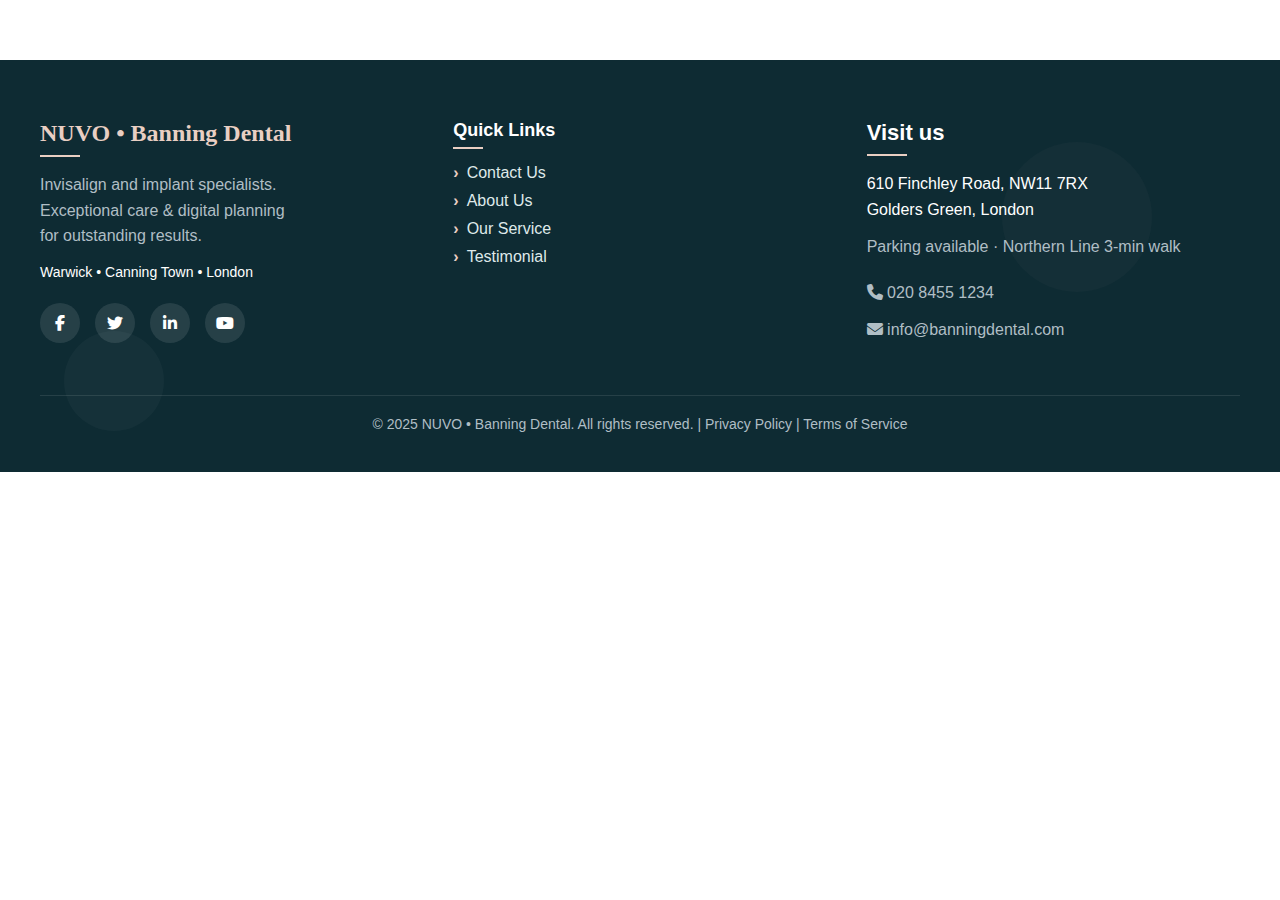
<file: comman/footer.html>
<!DOCTYPE html>
<html lang="en">
<head>
    <meta charset="UTF-8">
    <meta name="viewport" content="width=device-width, initial-scale=1.0">
    <title>Dental Footer</title>
    <link rel="stylesheet" href="https://cdnjs.cloudflare.com/ajax/libs/font-awesome/6.4.0/css/all.min.css">
    <link rel="stylesheet" href="/assets/css/footer.css">
</head>
<body>
    <footer>
        <div class="footer-decoration decoration-1"></div>
        <div class="footer-decoration decoration-2"></div>

        <div class="footer-inner">
            <div class="footer-col">
                <h4>NUVO • Banning Dental</h4>
                <p class="muted" style="max-width:28ch">Invisalign and implant specialists. Exceptional care & digital planning for outstanding results.</p>
                <p style="margin-top:12px;font-size:14px">Warwick • Canning Town • London</p>
                
                <div class="social-links">
                    <a href="#"><i class="fab fa-facebook-f"></i></a>
                    <a href="#"><i class="fab fa-twitter"></i></a>
                    <a href="#"><i class="fab fa-linkedin-in"></i></a>
                    <a href="#"><i class="fab fa-youtube"></i></a>
                </div>
            </div>

            <div class="footer-col">
                <h5>Quick Links</h5>
                <ul>
                    <li><a href="#" class="footer-link" data-target="contact">Contact Us</a></li>
                    <li><a href="#" class="footer-link" data-target="about">About Us</a></li>
                    <li><a href="#" class="footer-link" data-target="services">Our Service</a></li>
                    <li><a href="#" class="footer-link" data-target="testimonials">Testimonial</a></li>
                    <!-- <li><a href="#" class="footer-link" data-target="visit">Visit Us</a></li> -->
                </ul>
            </div>

            <div class="footer-col">
                <h2 id="visit">Visit us</h2>
                <p>610 Finchley Road, NW11 7RX<br>Golders Green, London</p>
                <p class="muted">Parking available · Northern Line 3‑min walk</p>
               
                <div style="margin-top: 20px;">
                    <p class="muted"><i class="fas fa-phone"></i> 020 8455 1234</p>
                    <p class="muted"><i class="fas fa-envelope"></i> info@banningdental.com</p>
                </div>
            </div>
        </div>

        <div class="footer-bottom">
            <p>&copy; 2025 NUVO • Banning Dental. All rights reserved. | Privacy Policy | Terms of Service</p>
        </div>
    </footer>

    <script>
        document.addEventListener('DOMContentLoaded', function() {
            // Footer link click handlers
            const footerLinks = document.querySelectorAll('.footer-link');
            footerLinks.forEach(link => {
                link.addEventListener('click', function(e) {
                    e.preventDefault();
                    const target = this.getAttribute('data-target');
                    
                    // Dispatch custom event for smooth scrolling
                    const event = new CustomEvent('footerLinkClick', { 
                        detail: { target: target } 
                    });
                    document.dispatchEvent(event);
                });
            });

            const instaContainer = document.querySelector('.insta-container');
            if (instaContainer) {
                instaContainer.addEventListener('click', function() {
                    alert('Follow us on Instagram!');
                });
            }
            
            const buttons = document.querySelectorAll('.btn');
            buttons.forEach(button => {
                button.addEventListener('mouseenter', function() {
                    this.style.transform = 'translateY(-3px)';
                });
                button.addEventListener('mouseleave', function() {
                    this.style.transform = 'translateY(0)';
                });
            });
        });
    </script>
</body>
</html>
</file>
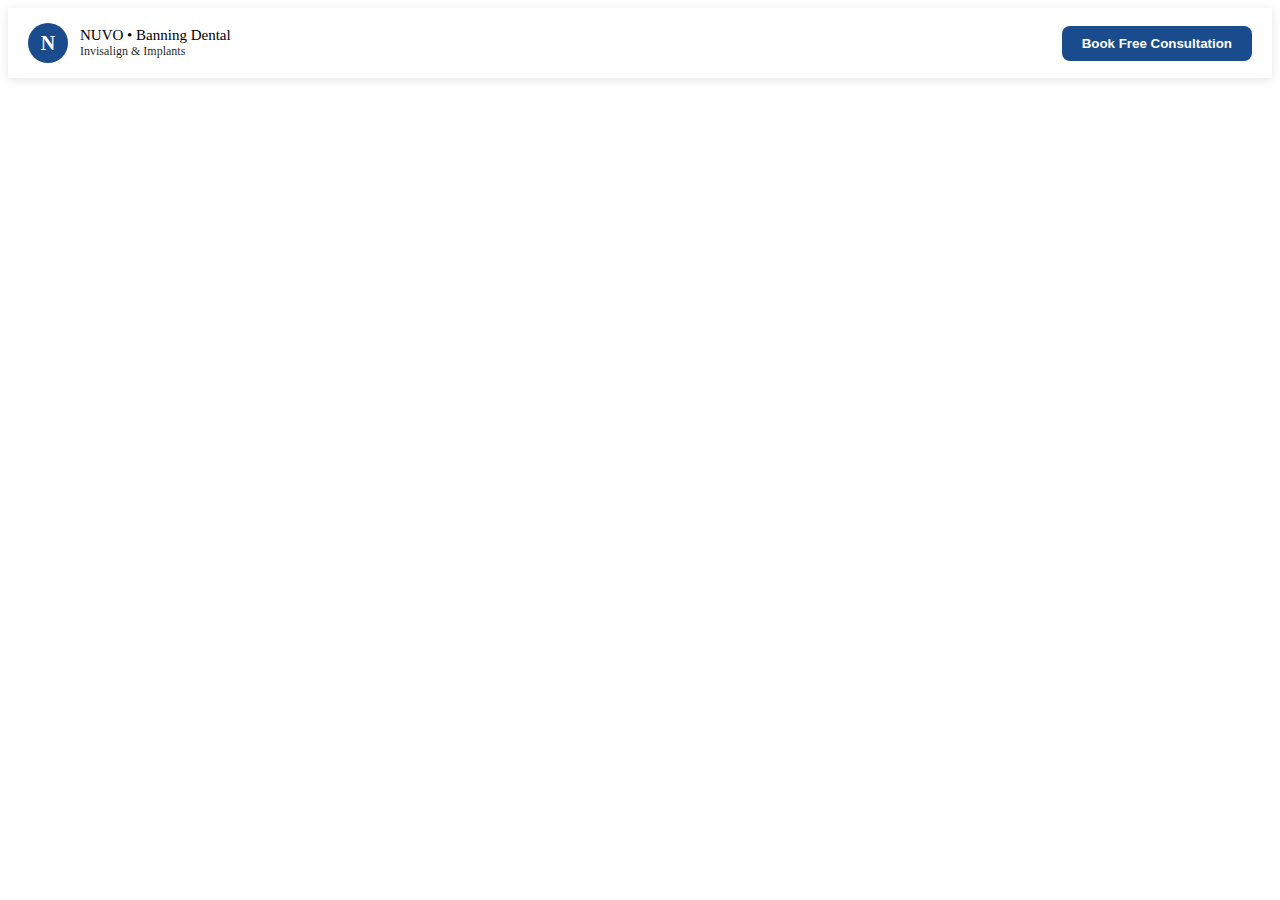
<file: comman/navbar.html>
<!DOCTYPE html>
<html lang="en">
<head>
    <meta charset="UTF-8">
    <meta name="viewport" content="width=device-width, initial-scale=1.0">
    <title>Navbar</title>
    <style>
        :root {
            --primary: #1a4b8c;
            --primary-light: #e8f0fe;
            --text: #333;
            --transition: all 0.3s ease;
            --radius: 8px;
        }

        /* Topbar Styles */
        .topbar {
            display: flex;
            justify-content: space-between;
            align-items: center;
            padding: 15px 20px;
            background: white;
            box-shadow: 0 2px 10px rgba(0,0,0,0.1);
            position: relative;
        }

        .brand {
            display: flex;
            align-items: center;
            gap: 12px;
        }

        .logo {
            width: 40px;
            height: 40px;
            background: var(--primary);
            color: white;
            border-radius: 50%;
            display: flex;
            align-items: center;
            justify-content: center;
            font-weight: bold;
            font-size: 20px;
        }

        .top-actions {
            display: flex;
            gap: 12px;
        }

        .btn {
            background: var(--primary);
            color: white;
            border: none;
            padding: 10px 20px;
            border-radius: var(--radius);
            cursor: pointer;
            font-weight: 600;
            transition: var(--transition);
        }

        .btn:hover {
            background: #0d3a73;
            transform: translateY(-2px);
        }

        .btn-outline {
            background: transparent;
            color: var(--primary);
            border: 2px solid var(--primary);
            padding: 8px 18px;
            border-radius: var(--radius);
            cursor: pointer;
            font-weight: 600;
            transition: var(--transition);
            width: 160px;
        }

        .btn-outline:hover {
            background: var(--primary);
            color: white;
        }

        /* Mobile Menu Button */
        .mobile-menu-btn {
            display: none;
            flex-direction: column;
            gap: 4px;
            background: none;
            border: none;
            cursor: pointer;
            padding: 8px;
            width: 40px;
            height: 40px;
            justify-content: center;
            align-items: center;
        }

        .mobile-menu-btn span {
            width: 25px;
            height: 3px;
            background: var(--primary);
            transition: var(--transition);
            border-radius: 2px;
        }

        .mobile-menu-btn.active span:nth-child(1) {
            transform: rotate(45deg) translate(6px, 6px);
        }

        .mobile-menu-btn.active span:nth-child(2) {
            opacity: 0;
        }

        .mobile-menu-btn.active span:nth-child(3) {
            transform: rotate(-45deg) translate(6px, -6px);
        }

        /* Mobile Drawer */
        .mobile-drawer {
            position: fixed;
            top: 0;
            right: -100%;
            width: 100%;
            height: 100%;
            background: rgba(0, 0, 0, 0.5);
            z-index: 1000;
            transition: all 0.3s ease;
            opacity: 0;
            visibility: hidden;
        }

        .mobile-drawer.open {
            right: 0;
            opacity: 1;
            visibility: visible;
        }

        .drawer-content {
            position: absolute;
            top: 0;
            right: 0;
            width: 300px;
            height: 100%;
            background: white;
            box-shadow: -5px 0 15px rgba(0, 0, 0, 0.1);
            display: flex;
            flex-direction: column;
            transform: translateX(100%);
            transition: transform 0.3s ease;
        }

        .mobile-drawer.open .drawer-content {
            transform: translateX(0);
        }

        .drawer-header {
            display: flex;
            justify-content: space-between;
            align-items: center;
            padding: 20px;
            border-bottom: 1px solid #eee;
            background: var(--primary-light);
        }

        .drawer-header h3 {
            margin: 0;
            color: var(--primary);
            font-size: 1.25rem;
        }

        .close-btn {
            background: none;
            border: none;
            font-size: 30px;
            cursor: pointer;
            color: var(--text);
            padding: 0;
            width: 40px;
            height: 40px;
            display: flex;
            align-items: center;
            justify-content: center;
            transition: var(--transition);
        }

        .close-btn:hover {
            color: var(--primary);
            transform: scale(1.1);
        }

        .drawer-body {
            flex: 1;
            padding: 20px;
            display: flex;
            flex-direction: column;
            gap: 30px;
            overflow-y: auto;
        }

        .mobile-actions {
            display: flex;
            flex-direction: column;
            gap: 12px;
        }

        .mobile-actions .btn,
        .mobile-actions .btn-outline {
            width: 100%;
            text-align: center;
            padding: 12px;
        }

        .mobile-address {
            padding: 20px;
            background: var(--primary-light);
            border-radius: var(--radius);
        }

        .mobile-address h4 {
            margin: 0 0 15px;
            color: var(--primary);
            font-size: 1.1rem;
        }

        .mobile-address p {
            margin: 8px 0;
            line-height: 1.5;
            font-size: 0.9rem;
        }

        /* Responsive Design */
        @media (max-width: 768px) {
            .desktop-only {
                display: none !important;
            }
            
            .mobile-menu-btn {
                display: flex;
            }
        }

        @media (min-width: 769px) {
            .mobile-drawer {
                display: none;
            }
        }
    </style>
</head>
<body>
    <div class="navbar-container">
        <div class="topbar">
            <div class="brand">
                <div class="logo">N</div>
                <div>
                    <div style="font-size:15px">NUVO • Banning Dental</div>
                    <div style="font-size:12px;opacity:.85">Invisalign & Implants</div>
                </div>
            </div>
            <div class="top-actions desktop-only">
                <!-- <button class="btn-outline">Contact Us</button> -->
                <button class="btn">Book Free Consultation</button>
            </div>
            <button class="mobile-menu-btn" id="menu-btn">
                <span></span>
                <span></span>
                <span></span>
            </button>
        </div>
    </div>

    <!-- Mobile Drawer -->
    <div class="mobile-drawer" id="mobile-drawer">
        <div class="drawer-content">
            <div class="drawer-header">
                <h3>Menu</h3>
                <button class="close-btn" id="close-btn">
                    <span>&times;</span>
                </button>
            </div>
            <div class="drawer-body">
                <div class="mobile-actions">
                    <button class="btn">Book Free Consultation</button>
                    <!-- <button class="btn-outline">Contact Us</button> -->
                </div>
                <div class="mobile-address">
                    <h4>Contact Information</h4>
                    <p><strong>Phone:</strong> (555) 123-4567</p>
                    <p><strong>Email:</strong> info@nuvodental.com</p>
                    <p><strong>Address:</strong> 123 Dental Street, Banning, CA 92220</p>
                    <p><strong>Hours:</strong> Mon-Fri 8am-6pm, Sat 9am-2pm</p>
                </div>
            </div>
        </div>
    </div>

    <script>
        document.addEventListener('DOMContentLoaded', function() {
            const menuBtn = document.getElementById('menu-btn');
            const closeBtn = document.getElementById('close-btn');
            const mobileDrawer = document.getElementById('mobile-drawer');
            
            menuBtn.addEventListener('click', function() {
                mobileDrawer.classList.add('open');
                menuBtn.classList.add('active');
            });
            
            closeBtn.addEventListener('click', function() {
                mobileDrawer.classList.remove('open');
                menuBtn.classList.remove('active');
            });
            
            // Close drawer when clicking outside
            mobileDrawer.addEventListener('click', function(e) {
                if (e.target === mobileDrawer) {
                    mobileDrawer.classList.remove('open');
                    menuBtn.classList.remove('active');
                }
            });
        });
    </script>
</body>
</html>
</file>
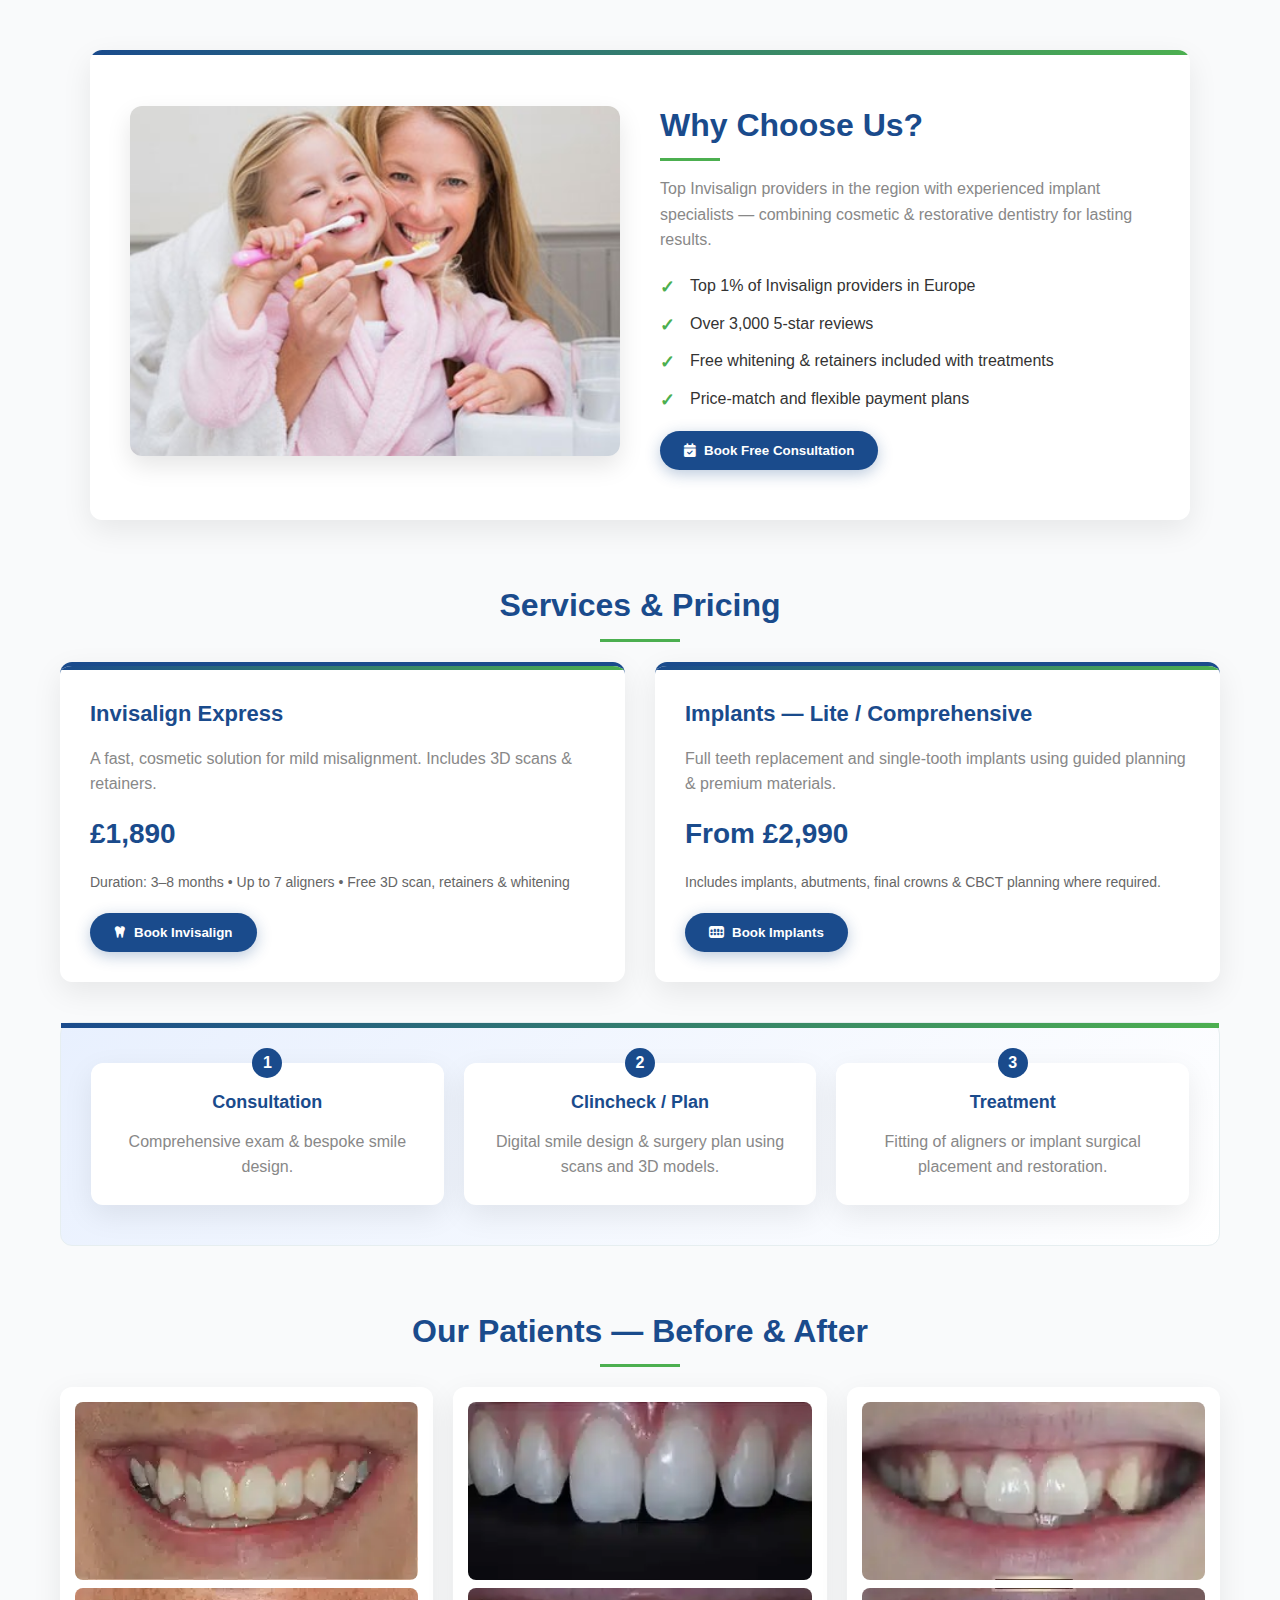
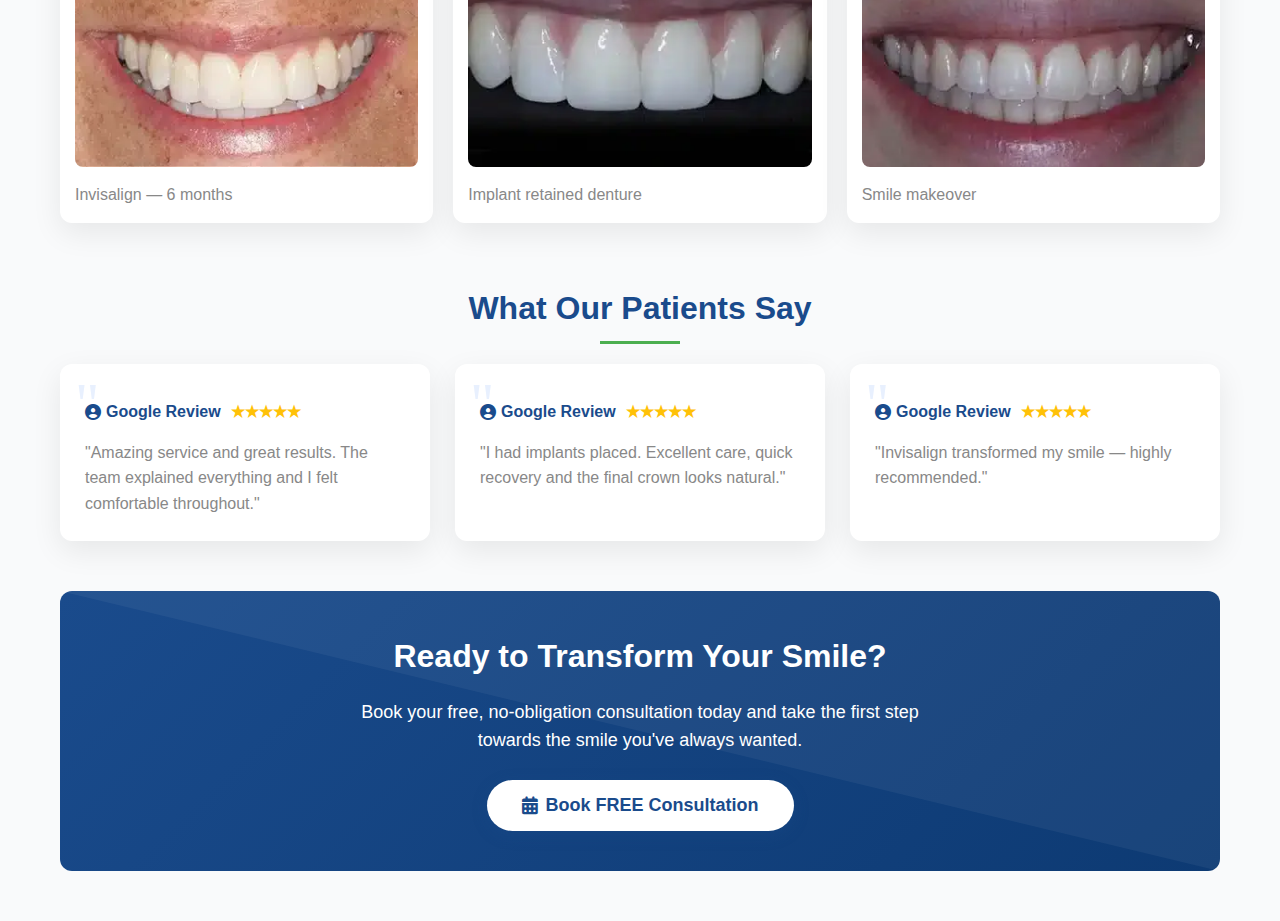
<file: components/homeComponents/homeWhyUs.html>
<!DOCTYPE html>
<html lang="en">
<head>
    <meta charset="UTF-8">
    <meta name="viewport" content="width=device-width, initial-scale=1.0">
    <title>Premium Dental Services | Warwick Dentists</title>
    <link rel="stylesheet" href="https://cdnjs.cloudflare.com/ajax/libs/font-awesome/6.4.0/css/all.min.css">
     <link rel="stylesheet" href="/styles/homewhyUs.css">

</head>
<body>
    <div class="container">
        <!-- Why Choose Us Section -->
        <div class="why" role="region" aria-label="Why choose us">
            <div>
                <img src="/assets/img3.jpg" alt="Modern dental clinic with professional team">
            </div>
            <div>
                <h2>Why Choose Us?</h2>
                <p class="muted">Top Invisalign providers in the region with experienced implant specialists — combining cosmetic & restorative dentistry for lasting results.</p>
                <ul>
                    <li>Top 1% of Invisalign providers in Europe</li>
                    <li>Over 3,000 5-star reviews</li>
                    <li>Free whitening & retainers included with treatments</li>
                    <li>Price-match and flexible payment plans</li>
                </ul>
                <div style="margin-top: 20px">
                    <button class="btn"><i class="fas fa-calendar-check"></i> Book Free Consultation</button>
                </div>
            </div>
        </div>

        <!-- SERVICES / PRICING CARDS -->
        <h3 class="section-title">Services & Pricing</h3>
        <div class="cards">
            <article class="card" aria-labelledby="service-invis">
                <h4 id="service-invis">Invisalign Express</h4>
                <p class="muted">A fast, cosmetic solution for mild misalignment. Includes 3D scans & retainers.</p>
                <div class="price">£1,890</div>
                <div class="small-list">Duration: 3–8 months • Up to 7 aligners • Free 3D scan, retainers & whitening</div>
                <div style="margin-top: 20px">
                    <button class="btn"><i class="fas fa-tooth"></i> Book Invisalign</button>
                </div>
            </article>

            <article class="card" aria-labelledby="service-impl">
                <h4 id="service-impl">Implants — Lite / Comprehensive</h4>
                <p class="muted">Full teeth replacement and single-tooth implants using guided planning & premium materials.</p>
                <div class="price">From £2,990</div>
                <div class="small-list">Includes implants, abutments, final crowns & CBCT planning where required.</div>
                <div style="margin-top: 20px">
                    <button class="btn"><i class="fas fa-teeth"></i> Book Implants</button>
                </div>
            </article>
        </div>

        <!-- 3 STEP ACTION -->
        <div class="steps" aria-label="3 step action plan">
            <div class="step">
                <div class="step-number">1</div>
                <h4>Consultation</h4>
                <p class="muted">Comprehensive exam & bespoke smile design.</p>
            </div>
            <div class="step">
                <div class="step-number">2</div>
                <h4>Clincheck / Plan</h4>
                <p class="muted">Digital smile design & surgery plan using scans and 3D models.</p>
            </div>
            <div class="step">
                <div class="step-number">3</div>
                <h4>Treatment</h4>
                <p class="muted">Fitting of aligners or implant surgical placement and restoration.</p>
            </div>
        </div>

        <!-- BEFORE / AFTER GALLERY -->
        <h3 class="section-title">Our Patients — Before & After</h3>
        <div class="gallery" role="list">
            <div class="ba" role="listitem">
                    <img src="/assets/img7a.webp" alt="Before treatment">
                    <img src="/assets/img7b.webp" alt="After treatment">
                <div class="muted" style="margin-top: 8px">Invisalign — 6 months</div>
            </div>
            <div class="ba" role="listitem">
              
                    <img src="/assets/img8a.webp" alt="Before treatment">
                    <img src="/assets/img8b.webp" alt="After treatment">
              
                <div class="muted" style="margin-top: 8px">Implant retained denture</div>
            </div>
            <div class="ba" role="listitem">
               
                    <img src="/assets/img9a.webp" alt="Before treatment">
                    <img src="/assets/img9b.webp" alt="After treatment">
              
                <div class="muted" style="margin-top: 8px">Smile makeover</div>
            </div>
        </div>

        <!-- TESTIMONIALS -->
        <h3 class="section-title">What Our Patients Say</h3>
        <div class="testimonials" aria-live="polite">
            <div class="review">
                <h5><i class="fas fa-user-circle"></i> Google Review <span class="stars">★★★★★</span></h5>
                <p class="muted">"Amazing service and great results. The team explained everything and I felt comfortable throughout."</p>
            </div>
            <div class="review">
                <h5><i class="fas fa-user-circle"></i> Google Review <span class="stars">★★★★★</span></h5>
                <p class="muted">"I had implants placed. Excellent care, quick recovery and the final crown looks natural."</p>
            </div>
            <div class="review">
                <h5><i class="fas fa-user-circle"></i> Google Review <span class="stars">★★★★★</span></h5>
                <p class="muted">"Invisalign transformed my smile — highly recommended."</p>
            </div>
        </div>

        <!-- CTA -->
        <div class="cta-section">
            <h3>Ready to Transform Your Smile?</h3>
            <p>Book your free, no-obligation consultation today and take the first step towards the smile you've always wanted.</p>
            <button class="btn cta-btn"><i class="fas fa-calendar-alt"></i> Book FREE Consultation</button>
        </div>
    </div>

    <script>
        // Add subtle animations on scroll
        document.addEventListener('DOMContentLoaded', function() {
            // Add hover effects to cards
            const cards = document.querySelectorAll('.card, .step, .review, .ba');
            cards.forEach(card => {
                card.addEventListener('mouseenter', function() {
                    this.style.transform = 'translateY(-10px)';
                });
                card.addEventListener('mouseleave', function() {
                    this.style.transform = 'translateY(0)';
                });
            });
            
            // Add click handlers to buttons
            const buttons = document.querySelectorAll('.btn');
            buttons.forEach(button => {
                button.addEventListener('click', function() {
                    // In a real implementation, this would open a booking modal
                    alert('Thank you for your interest! A booking form would open here.');
                });
            });
        });
    </script>
</body>
</html>
</file>
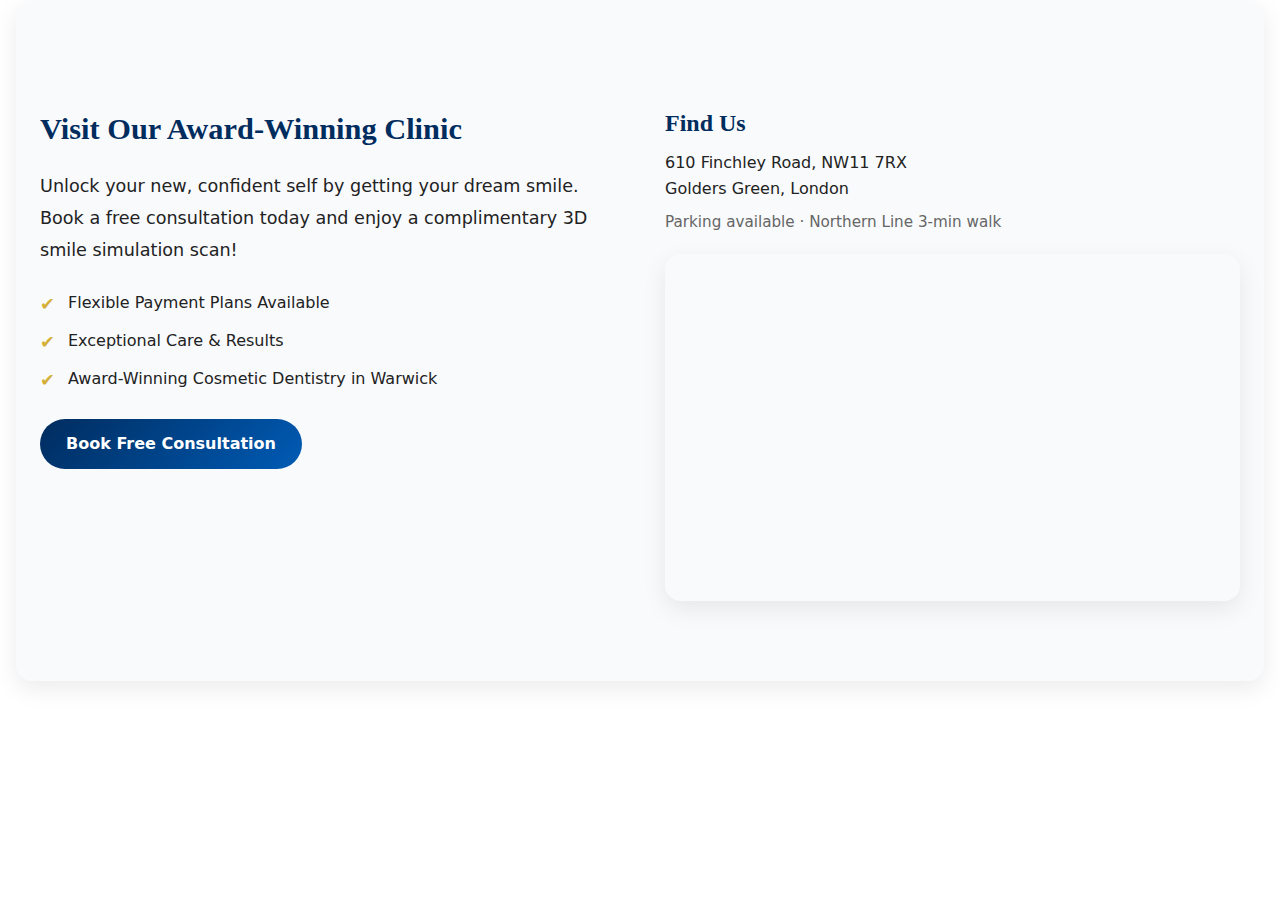
<file: components/homeComponents/mapinfo.html>
<!DOCTYPE html>
<html lang="en">
<head>
  <meta charset="UTF-8" />
  <meta name="viewport" content="width=device-width, initial-scale=1.0" />
  <title>Find Us - SkyLinex Dental</title>
  <link rel="stylesheet" href="/styles/homemapinfo.css" />
</head>
<body>
  <section class="mapInfo" aria-label="Clinic contact and map information">
    <div class="info">
      <h2 class="heading">Visit Our Award-Winning Clinic</h2>
      <p>
        Unlock your new, confident self by getting your dream smile.
        Book a free consultation today and enjoy a complimentary 3D smile simulation scan!
      </p>
      <ul>
        <li>Flexible Payment Plans Available</li>
        <li>Exceptional Care & Results</li>
        <li>Award-Winning Cosmetic Dentistry in Warwick</li>
      </ul>
      <a class="btn" href="#booking">Book Free Consultation</a>
    </div>

    <div class="map">
      <h3 id="visit">Find Us</h3>
      <p>610 Finchley Road, NW11 7RX<br />Golders Green, London</p>
      <p class="muted">Parking available · Northern Line 3-min walk</p>
      <!-- <a
        class="btn-outline"
        href="https://maps.google.com?q=610+Finchley+Road,+London"
        target="_blank"
        rel="noopener"
      >
        Get Directions
      </a> -->

      <div class="map-frame">
        <iframe
          title="Google Map of clinic location"
          src="https://maps.google.com/maps?q=610+Finchley+Road,+London&t=&z=14&ie=UTF8&iwloc=&output=embed"
          allowfullscreen
          loading="lazy"
        ></iframe>
      </div>
    </div>
  </section>
</body>
</html>
</file>
<file: assets/css/footer.css>
:root {
            --dark: #0e2b33;
            --accent: #e9cfc3;
            --muted: #f3f6f7;
            --card: #ffffff;
            --text: #0b2330;
            --primary: #083a4a;
            --radius: 14px;
            --shadow: 0 6px 24px rgba(6, 22, 28, 0.12);
            --transition: all 0.3s ease;
        }

        * {
            margin: 0;
            padding: 0;
            box-sizing: border-box;
            font-family: 'Segoe UI', Tahoma, Geneva, Verdana, sans-serif;
        }

        body {
            background: white;
            min-height: 100vh;
            display: flex;
            flex-direction: column;
        }

    

        /* Footer Styles */
        footer {
            margin-top: 60px;
            background: var(--dark);
            color: #fff;
            padding: 60px 18px 40px;
            position: relative;
            overflow: hidden;
        }

        /* Instagram Icon Positioning */
        .insta-container {
            position: absolute;
            top: -30px;
            left: 50%;
            transform: translateX(-50%);
            z-index: 10;
            display: flex;
            justify-content: center;
            align-items: center;
            width: 70px;
            height: 70px;
            background: white;
            border-radius: 50%;
            box-shadow: var(--shadow);
            transition: var(--transition);
            z-index: 1000;
        }

        .insta-container:hover {
            transform: translateX(-50%) scale(1.1);
            box-shadow: 0 10px 30px rgba(0, 0, 0, 0.2);
        }

        .insta-icon {
            width: 40px;
            height: 40px;
            border-radius: 12px;
            display: flex;
            align-items: center;
            justify-content: center;
            color: white;
            font-size: 22px;
            position: relative;
            z-index: 1000;
        }

        .footer-inner {
            max-width: 1200px;
            margin: 0 auto;
            display: flex;
            gap: 40px;
            flex-wrap: wrap;
            align-items: flex-start;
            justify-content: space-between;
            position: relative;
            z-index: 2;
        }

        .footer-col {
            min-width: 220px;
            flex: 1;
        }

        .footer-col h4 {
            margin: 0 0 15px;
            font-family: 'Playfair Display', serif;
            font-size: 24px;
            font-weight: 600;
            color: #e9cfc3;
            position: relative;
            padding-bottom: 10px;
        }

        .footer-col h4::after {
            content: '';
            position: absolute;
            bottom: 0;
            left: 0;
            width: 40px;
            height: 2px;
            background: #e9cfc3;
        }

        .footer-col h5 {
            margin: 0 0 15px;
            font-size: 18px;
            font-weight: 600;
            color: white;
            position: relative;
            padding-bottom: 8px;
        }

        .footer-col h5::after {
            content: '';
            position: absolute;
            bottom: 0;
            left: 0;
            width: 30px;
            height: 2px;
            background: var(--accent);
        }

        .footer-col h2 {
            margin: 0 0 15px;
            font-size: 22px;
            font-weight: 600;
            color: white;
            position: relative;
            padding-bottom: 10px;
        }

        .footer-col h2::after {
            content: '';
            position: absolute;
            bottom: 0;
            left: 0;
            width: 40px;
            height: 2px;
            background: var(--accent);
        }

        .muted {
            color: #b0bec5;
            line-height: 1.6;
        }

        .footer-col p {
            margin-bottom: 12px;
            line-height: 1.6;
        }

        ul {
            list-style: none;
            padding: 0;
            margin: 0;
        }

        ul li {
            margin-bottom: 10px;
            transition: var(--transition);
        }

        ul li:hover {
            transform: translateX(5px);
        }

        ul li a {
            color: #dfe9ea;
            text-decoration: none;
            transition: var(--transition);
            display: flex;
            align-items: center;
            gap: 8px;
        }

        ul li a::before {
            content: '›';
            color: var(--accent);
            font-weight: bold;
            transition: var(--transition);
        }

        ul li a:hover {
            color: var(--accent);
        }

        ul li a:hover::before {
            transform: translateX(3px);
        }

       
        /* Social Media Links */
        .social-links {
            display: flex;
            gap: 15px;
            margin-top: 20px;
        }

        .social-links a {
            display: flex;
            align-items: center;
            justify-content: center;
            width: 40px;
            height: 40px;
            background: rgba(255, 255, 255, 0.1);
            border-radius: 50%;
            color: white;
            text-decoration: none;
            transition: var(--transition);
        }

        .social-links a:hover {
            background: var(--accent);
            color: var(--dark);
            transform: translateY(-3px);
        }

        /* Footer Bottom */
        .footer-bottom {
            max-width: 1200px;
            margin: 40px auto 0;
            padding-top: 20px;
            border-top: 1px solid rgba(255, 255, 255, 0.1);
            text-align: center;
            color: #b0bec5;
            font-size: 14px;
        }

        /* Decorative Elements */
        .footer-decoration {
            position: absolute;
            opacity: 0.03;
            z-index: 1;
        }

        .decoration-1 {
            top: 20%;
            right: 10%;
            width: 150px;
            height: 150px;
            background: var(--accent);
            border-radius: 50%;
        }

        .decoration-2 {
            bottom: 10%;
            left: 5%;
            width: 100px;
            height: 100px;
            background: white;
            border-radius: 50%;
        }

        /* Responsive Design */
        @media (max-width: 1024px) {
            .footer-inner {
                gap: 30px;
            }
            
            .footer-col {
                min-width: 180px;
            }
        }

        @media (max-width: 768px) {
            footer {
                padding: 50px 18px 30px;
            }
            
            .footer-inner {
                flex-direction: column;
                gap: 30px;
            }
            
            .insta-container {
                width: 60px;
                height: 60px;
                top: -25px;
            }
            
            .insta-icon {
                width: 35px;
                height: 35px;
                font-size: 18px;
            }
            
            .footer-col h4 {
                font-size: 22px;
            }
        }

        @media (max-width: 480px) {
            .footer-col {
                min-width: 100%;
            }
            
            .social-links {
                justify-content: center;
            }
        }
</file>
<file: styles/homewhyUs.css>
:root {
            --primary: #1a4b8c;
            --primary-dark: #0d3a73;
            --primary-light: #e8f0fe;
            --accent: #4CAF50;
            --accent-light: #e8f5e9;
            --text: #333;
            --text-light: #666;
            --text-muted: #888;
            --background: #ffffff;
            --card: #ffffff;
            --shadow: 0 10px 30px rgba(0, 0, 0, 0.08);
            --shadow-hover: 0 15px 40px rgba(0, 0, 0, 0.12);
            --radius: 12px;
            --transition: all 0.3s ease;
        }

        * {
            margin: 0;
            padding: 0;
            box-sizing: border-box;
            font-family: 'Segoe UI', Tahoma, Geneva, Verdana, sans-serif;
        }

        body {
            line-height: 1.6;
            color: var(--text);
            background-color: #f9fafb;
        }

        .container {
            max-width: 1200px;
            margin: 0 auto;
            padding: 0 20px;
        }

        .muted {
            color: var(--text-muted);
        }

        /* ====== Why Choose / Feature Panel ====== */
        .why {
            max-width: 1100px;
            margin: 50px auto;
            padding: 50px 40px;
            background: var(--card);
            border-radius: var(--radius);
            box-shadow: var(--shadow);
            display: grid;
            grid-template-columns: 1fr 1fr;
            gap: 40px;
            align-items: center;
            position: relative;
            overflow: hidden;
        }

        .why::before {
            content: '';
            position: absolute;
            top: 0;
            left: 0;
            width: 100%;
            height: 5px;
            background: linear-gradient(90deg, var(--primary), var(--accent));
        }

        .why img {
            border-radius: var(--radius);
            width: 100%;
            height: 350px;
            object-fit: cover;
            box-shadow: 0 10px 25px rgba(0, 0, 0, 0.1);
            transition: var(--transition);
        }

        .why img:hover {
            transform: translateY(-5px);
            box-shadow: 0 15px 30px rgba(0, 0, 0, 0.15);
        }

        .why h2 {
            margin: 0 0 15px;
            font-size: 32px;
            font-weight: 700;
            color: var(--primary);
            position: relative;
            padding-bottom: 10px;
        }

        .why h2::after {
            content: '';
            position: absolute;
            bottom: 0;
            left: 0;
            width: 60px;
            height: 3px;
            background: var(--accent);
        }

        .why ul {
            margin: 20px 0 0;
            padding-left: 0;
            list-style: none;
        }

        .why li {
            margin-bottom: 12px;
            padding-left: 30px;
            position: relative;
            font-size: 16px;
        }

        .why li::before {
            content: '✓';
            position: absolute;
            left: 0;
            top: 0;
            color: var(--accent);
            font-weight: bold;
            font-size: 18px;
        }

        .section-title {
            text-align: center;
            margin: 60px 0 30px;
            font-size: 32px;
            font-weight: 700;
            color: var(--primary);
            position: relative;
        }

        .section-title::after {
            content: '';
            position: absolute;
            bottom: -10px;
            left: 50%;
            transform: translateX(-50%);
            width: 80px;
            height: 3px;
            background: var(--accent);
        }

        .cards {
            display: grid;
            grid-template-columns: repeat(2, 1fr);
            gap: 30px;
            margin-bottom: 40px;
        }

        .card {
            background: var(--card);
            border-radius: var(--radius);
            padding: 30px;
            box-shadow: var(--shadow);
            transition: var(--transition);
            border-top: 4px solid var(--primary);
            position: relative;
            overflow: hidden;
        }

        .card:hover {
            transform: translateY(-10px);
            box-shadow: var(--shadow-hover);
        }

        .card::before {
            content: '';
            position: absolute;
            top: 0;
            left: 0;
            width: 100%;
            height: 4px;
            background: linear-gradient(90deg, var(--primary), var(--accent));
        }

        .card h4 {
            margin: 0 0 15px;
            font-size: 22px;
            font-weight: 600;
            color: var(--primary);
        }

        .price {
            font-size: 28px;
            font-weight: 700;
            margin-top: 15px;
            color: var(--primary);
        }

        .small-list {
            font-size: 14px;
            color: var(--text-light);
            margin-top: 15px;
            line-height: 1.5;
        }

        /* 3 Step Action */
        .steps {
            background: linear-gradient(135deg, var(--primary-light), #ffffff);
            padding: 40px 30px;
            border-radius: var(--radius);
            border: 1px solid #e6eef0;
            margin: 40px 0;
            display: grid;
            grid-template-columns: repeat(3, 1fr);
            gap: 20px;
            text-align: center;
            position: relative;
        }

        .steps::before {
            content: '';
            position: absolute;
            top: 0;
            left: 0;
            width: 100%;
            height: 5px;
            background: linear-gradient(90deg, var(--primary), var(--accent));
        }

        .step {
            padding: 25px 20px;
            border-radius: var(--radius);
            background: #fff;
            box-shadow: var(--shadow);
            transition: var(--transition);
            position: relative;
        }

        .step:hover {
            transform: translateY(-5px);
            box-shadow: var(--shadow-hover);
        }

        .step h4 {
            margin: 0 0 12px;
            font-size: 18px;
            color: var(--primary);
        }

        .step-number {
            position: absolute;
            top: -15px;
            left: 50%;
            transform: translateX(-50%);
            width: 30px;
            height: 30px;
            background: var(--primary);
            color: white;
            border-radius: 50%;
            display: flex;
            align-items: center;
            justify-content: center;
            font-weight: bold;
            font-size: 16px;
        }

        /* BEFORE / AFTER gallery */
        .gallery {
            display: grid;
            grid-template-columns: repeat(3, 1fr);
            gap: 20px;
            margin: 30px 0 40px;
        }

        .ba {
            background: #fff;
            border-radius: var(--radius);
            padding: 15px;
            box-shadow: var(--shadow);
            transition: var(--transition);
            overflow: hidden;
        }

        .ba:hover {
            transform: translateY(-5px);
            box-shadow: var(--shadow-hover);
        }

        .ba .pair {
            display: flex;
            gap: 8px;
            align-items: center;
            margin-bottom: 10px;
        }

        .ba img {
            width: 100%;
            border-radius: 8px;
            transition: var(--transition);
        }

        .ba img:hover {
            transform: scale(1.03);
        }

        /* Testimonials */
        .testimonials {
            display: grid;
            grid-template-columns: repeat(3, 1fr);
            gap: 25px;
            margin: 30px 0 40px;
        }

        .review {
            background: var(--card);
            padding: 25px;
            border-radius: var(--radius);
            box-shadow: var(--shadow);
            transition: var(--transition);
            position: relative;
        }

        .review:hover {
            transform: translateY(-5px);
            box-shadow: var(--shadow-hover);
        }

        .review::before {
            content: '"';
            position: absolute;
            top: 10px;
            left: 15px;
            font-size: 60px;
            color: var(--primary-light);
            font-family: Georgia, serif;
            line-height: 1;
        }

        .review h5 {
            margin: 10px 0 15px;
            font-size: 16px;
            color: var(--primary);
            display: flex;
            align-items: center;
            gap: 5px;
        }

        .stars {
            color: #FFC107;
            margin-left: 5px;
        }

        /* Buttons */
        .btn {
            background: var(--primary);
            color: white;
            border: none;
            padding: 12px 24px;
            border-radius: 50px;
            font-weight: 600;
            cursor: pointer;
            transition: var(--transition);
            display: inline-flex;
            align-items: center;
            justify-content: center;
            gap: 8px;
            box-shadow: 0 4px 15px rgba(26, 75, 140, 0.3);
        }

        .btn:hover {
            background: var(--primary-dark);
            transform: translateY(-3px);
            box-shadow: 0 6px 20px rgba(26, 75, 140, 0.4);
        }

        .btn-secondary {
            background: transparent;
            color: var(--primary);
            border: 2px solid var(--primary);
        }

        .btn-secondary:hover {
            background: var(--primary-light);
        }

        /* CTA Section */
        .cta-section {
            text-align: center;
            margin: 50px 0;
            padding: 40px;
            background: linear-gradient(135deg, var(--primary), var(--primary-dark));
            border-radius: var(--radius);
            color: white;
            position: relative;
            overflow: hidden;
        }

        .cta-section::before {
            content: '';
            position: absolute;
            top: 0;
            left: 0;
            width: 100%;
            height: 100%;
            background: url('data:image/svg+xml,<svg xmlns="http://www.w3.org/2000/svg" viewBox="0 0 100 100" preserveAspectRatio="none"><path d="M0,0 L100,0 L100,100 Z" fill="rgba(255,255,255,0.05)"/></svg>');
            background-size: cover;
        }

        .cta-section h3 {
            font-size: 32px;
            margin-bottom: 15px;
            position: relative;
        }

        .cta-section p {
            font-size: 18px;
            margin-bottom: 25px;
            max-width: 600px;
            margin-left: auto;
            margin-right: auto;
            position: relative;
        }

        .cta-btn {
            background: white;
            color: var(--primary);
            font-size: 18px;
            padding: 15px 35px;
            position: relative;
        }

        .cta-btn:hover {
            background: var(--accent-light);
            color: var(--primary);
        }

        /* Responsive Design */
        @media (max-width: 1024px) {
            .cards {
                grid-template-columns: 1fr;
            }
            
            .testimonials {
                grid-template-columns: 1fr 1fr;
            }
            
            .why {
                grid-template-columns: 1fr;
                text-align: center;
            }
            
            .why h2::after {
                left: 50%;
                transform: translateX(-50%);
            }
            
            .why img {
                height: 300px;
            }
        }

        @media (max-width: 768px) {
            .steps {
                grid-template-columns: 1fr;
            }
            
            .gallery {
                grid-template-columns: 1fr;
            }
            
            .testimonials {
                grid-template-columns: 1fr;
            }
            
            .why {
                padding: 30px 20px;
            }
            
            .section-title {
                font-size: 28px;
            }
        }

        @media (max-width: 480px) {
            .container {
                padding: 0 15px;
            }
            
            .card, .review, .step {
                padding: 20px 15px;
            }
            
            .cta-section {
                padding: 30px 20px;
            }
            
            .btn {
                width: 100%;
            }
        }
</file>
<file: styles/homemapinfo.css>
/* ====== Global ====== */
:root {
  --primary: #002c5e;
  --accent: #005bb5;
  --secondary: #d4af37;
  --text: #222;
  --muted: #666;
  --bg-light: #f8fafc;
  --radius: 16px;
  --shadow: 0 8px 24px rgba(0, 0, 0, 0.08);
  --gradient: linear-gradient(135deg, #002c5e, #005bb5);
  --font-heading: "Playfair Display", serif;
  --font-body: "Inter", system-ui, sans-serif;
}

body {
  font-family: var(--font-body);
  color: var(--text);
  background: #fff;
  margin: 0;
  line-height: 1.6;
}

/* ====== Map Info Section ====== */
.mapInfo {
  display: flex;
  flex-wrap: wrap;
  align-items: flex-start;
  justify-content: space-between;
  gap: 50px;
  padding: 80px 24px;
  max-width: 1200px;
  margin: 0 auto;
  background: var(--bg-light);
  border-radius: var(--radius);
  box-shadow: var(--shadow);
}

.mapInfo .info {
  flex: 1 1 45%;
}

.mapInfo .heading {
  font-family: var(--font-heading);
  font-size: 1.9rem;
  color: var(--primary);
  margin-bottom: 16px;
}

.mapInfo .info p {
  font-size: 1.1rem;
  margin-bottom: 24px;
  color: var(--text);
  line-height: 1.8;
}

.mapInfo .info ul {
  list-style: none;
  padding: 0;
  margin-bottom: 28px;
}

.mapInfo .info ul li {
  position: relative;
  margin-bottom: 12px;
  padding-left: 28px;
  font-weight: 500;
  color: var(--text);
}

.mapInfo .info ul li::before {
  content: "✔";
  color: var(--secondary);
  position: absolute;
  left: 0;
  top: 0;
  font-weight: bold;
  font-size: 1.1rem;
}

.mapInfo .btn,
.mapInfo .btn-outline {
  display: inline-block;
  padding: 12px 26px;
  border-radius: 50px;
  font-weight: 600;
  text-decoration: none;
  transition: all 0.3s ease;
}

/* Primary Button */
.mapInfo .btn {
  background: var(--gradient);
  color: #fff;
}
.mapInfo .btn:hover {
  transform: translateY(-2px);
  box-shadow: 0 8px 18px rgba(0, 91, 181, 0.3);
}

/* Outline Button */
.mapInfo .btn-outline {
  border: 2px solid var(--accent);
  color: var(--accent);
  background: transparent;
}
.mapInfo .btn-outline:hover {
  background: var(--accent);
  color: #fff;
  transform: translateY(-2px);
}

/* ====== Map Side ====== */
.mapInfo .map {
  flex: 1 1 45%;
}

.mapInfo .map h3 {
  font-family: var(--font-heading);
  font-size: 1.5rem;
  color: var(--primary);
  margin-bottom: 8px;
}

.mapInfo .map p {
  color: var(--text);
  margin: 8px 0;
}

.mapInfo .map .muted {
  color: var(--muted);
  font-size: 0.95rem;
  margin-bottom: 20px;
}

.mapInfo .map-frame {
  border-radius: var(--radius);
  overflow: hidden;
  box-shadow: var(--shadow);
}

.mapInfo iframe {
  width: 100%;
  height: 340px;
  border: none;
}

/* ====== Responsive ====== */
@media (max-width: 1024px) {
  .mapInfo {
    flex-direction: column;
    gap: 40px;
    padding: 60px 20px;
  }

  .mapInfo .info,
  .mapInfo .map {
    flex: 1 1 100%;
  }

  .mapInfo .heading {
    text-align: center;
  }

  .mapInfo .btn {
    display: block;
    text-align: center;
    width: fit-content;
    margin: 0 auto;
  }

  .mapInfo .btn-outline {
    display: block;
    text-align: center;
    width: fit-content;
    margin: 10px auto 0;
  }
}

@media (max-width: 480px) {
  .mapInfo {
    padding: 40px 16px;
  }

  .mapInfo .heading {
    font-size: 1.5rem;
  }

  .mapInfo .info p {
    font-size: 1rem;
  }

  .mapInfo iframe {
    height: 280px;
  }
}
</file>
